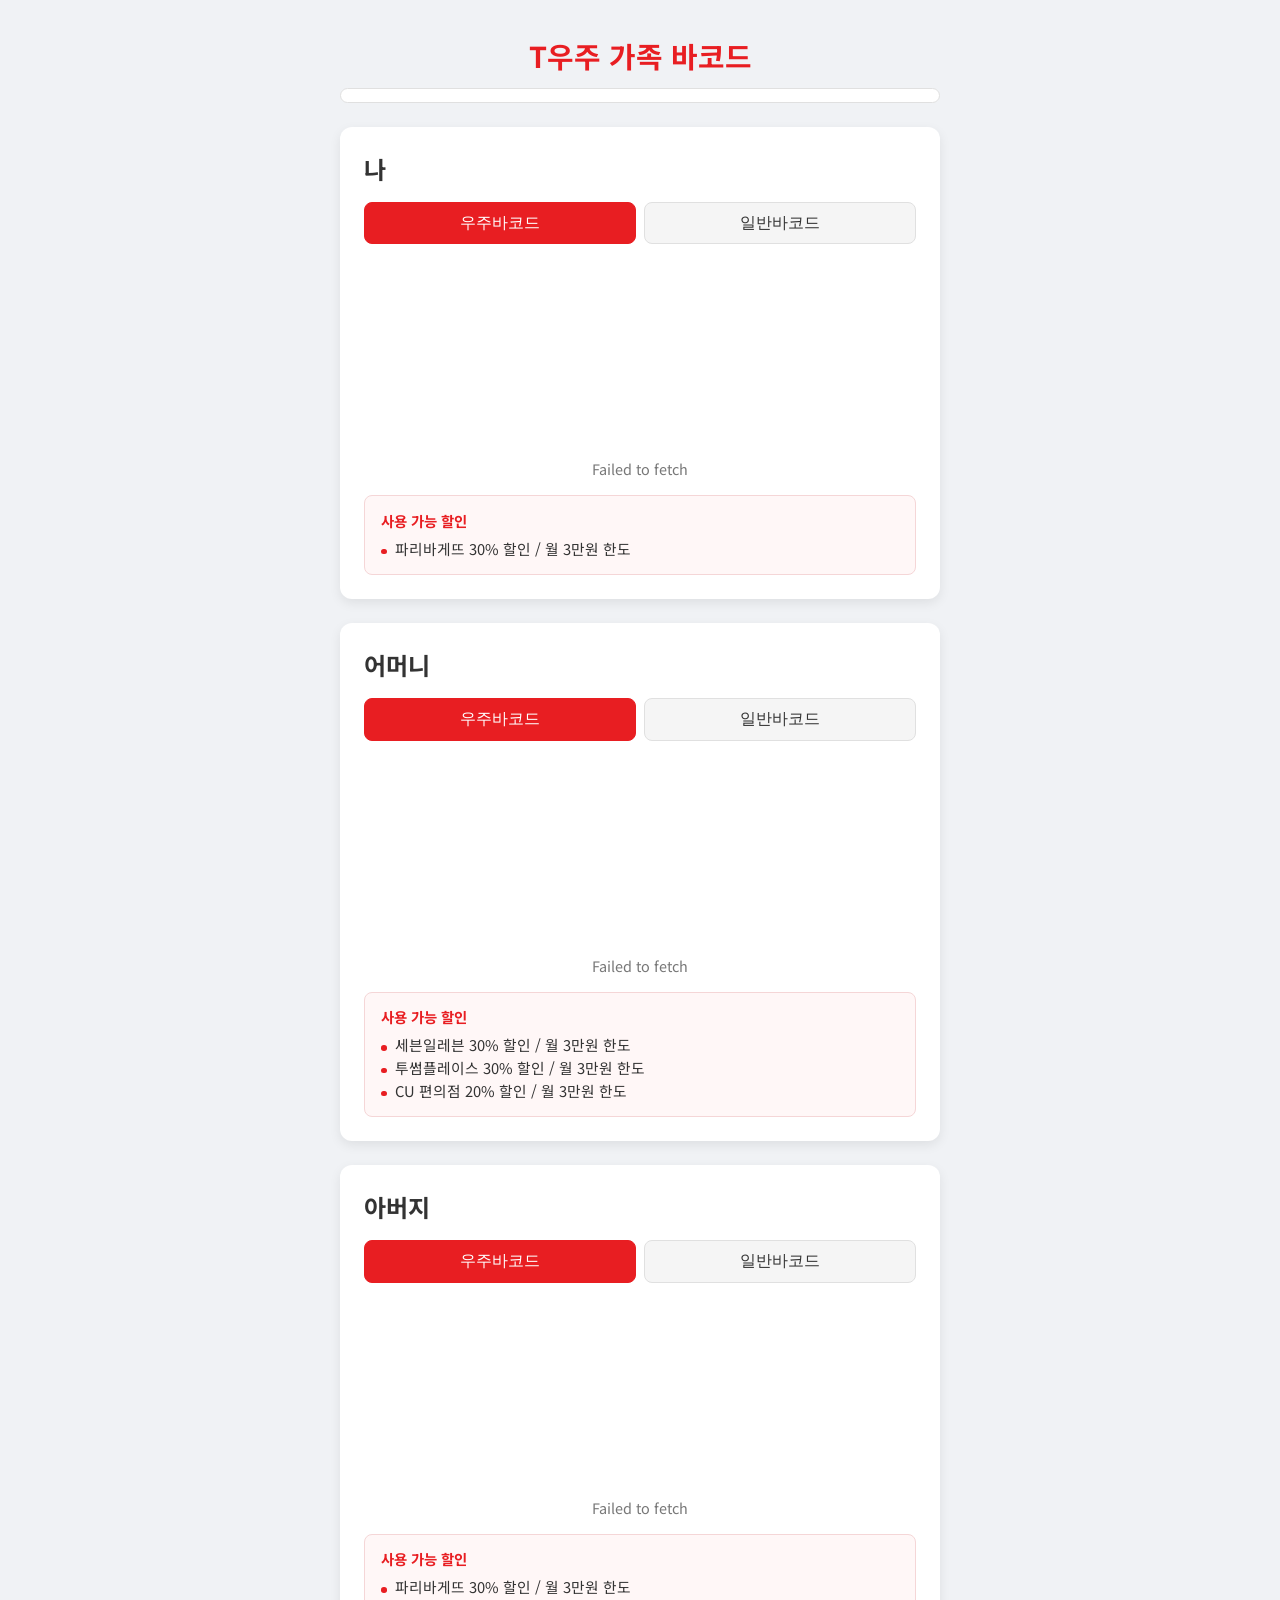
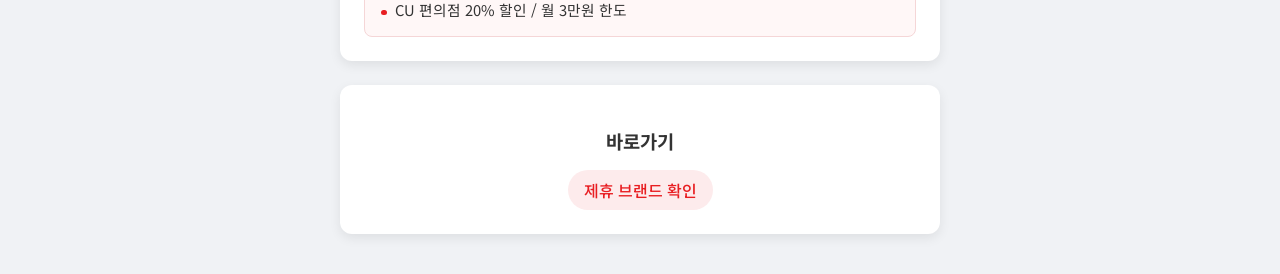
<file: public/index.html>
<!DOCTYPE html>
<html lang="ko">
<head>
    <meta charset="UTF-8">
    <meta name="viewport" content="width=device-width, initial-scale=1.0">
    <!-- Opt the entire document out of browser force-dark transforms. The authored
         prefers-color-scheme rules below still draw our dark UI, while Samsung Internet can
         no longer remap the functional barcode image from white/black to gray. -->
    <meta name="color-scheme" content="only light">
    <title>T우주 가족 바코드</title>
    <style>
        :root, html, body { color-scheme: only light !important; }
        .barcode-container {
            color-scheme: only light !important;
            forced-color-adjust: none;
            background-color: #ffffff !important;
            filter: brightness(2.4) contrast(3) !important;
            -webkit-filter: brightness(2.4) contrast(3) !important;
        }
        .barcode-container img {
            background-color: #ffffff !important;
            filter: none !important;
            -webkit-filter: none !important;
        }
    </style>
    <link rel="stylesheet" href="style.css?v=20260716-dark-barcode-4">
</head>
<body>
    <div class="dashboard">
        <header>
            <h1>T우주 가족 바코드</h1>
            <div id="warm-status-detail" class="warm-status-detail"></div>
        </header>

        <main id="card-container"></main>

        <div class="card links-card">
            <h3>바로가기</h3>
            <div class="links-container">
                <a href="https://m.tworld.co.kr/membership/benefit/brand" target="_blank">제휴 브랜드 확인</a>
            </div>
        </div>
    </div>

    <script>
        document.addEventListener('DOMContentLoaded', () => {
            // The browser calls Oracle directly. There is no Vercel Function proxy in
            // this path, so normal page views consume no Vercel Function CPU.
            const API_BASE = 'https://168-138-194-2.sslip.io';
            const accounts = [
                { user: '나', id: 'a77ila2000' },
                { user: '어머니', id: 'a77ila10004' },
                { user: '아버지', id: 'min560728' }
            ];

            const barcodeTypes = {
                universe: '우주바코드',
                general: '일반바코드'
            };

            const benefitsByType = {
                universe: {
                    a77ila2000: [
                        '파리바게뜨 30% 할인 / 월 3만원 한도'
                    ],
                    a77ila10004: [
                        '세븐일레븐 30% 할인 / 월 3만원 한도',
                        '투썸플레이스 30% 할인 / 월 3만원 한도',
                        'CU 편의점 20% 할인 / 월 3만원 한도'
                    ],
                    min560728: [
                        '파리바게뜨 30% 할인 / 월 3만원 한도',
                        'CU 편의점 20% 할인 / 월 3만원 한도'
                    ]
                },
                general: {
                    default: [
                        'T멤버십 일반 바코드',
                        'T멤버십 제휴처에서 할인 또는 적립 가능'
                    ]
                }
            };

            const cardContainer = document.getElementById('card-container');
            const BARCODE_VALID_TIME = 20 * 60;
            const fetchingCards = new Set();
            // Separate from fetchingCards above (which is keyed by accountId alone, and only
            // used to skip clobbering status text during a poll) - this one is keyed by
            // "accountId:type" and is a real duplicate-request guard: without it, two nearly-
            // simultaneous triggers for the same account+type (e.g. a tab regaining focus
            // right as the 5s status poll also fires) would both fire actual HTTP requests.
            const inFlightFetches = new Set();
            let lastWarmStatusFetch = null;
            const lastKnownSuccessAt = {};

            accounts.forEach(account => {
                const card = document.createElement('div');
                card.className = 'card';
                card.id = `card-${account.id}`;
                card.dataset.currentType = 'universe';
                card.innerHTML = `
                    <div class="card-header">
                        <h2>${account.user}</h2>
                    </div>
                    <div class="barcode-actions">
                        <button class="btn type-btn active" data-id="${account.id}" data-type="universe">우주바코드</button>
                        <button class="btn type-btn secondary" data-id="${account.id}" data-type="general">일반바코드</button>
                    </div>
                    <div class="barcode-container">
                        <div class="barcode-placeholder">자동 갱신 대기 중입니다</div>
                        <div class="loader hidden"></div>
                        <img data-id="${account.id}" class="hidden" alt="${account.user} 바코드">
                    </div>
                    <div class="card-footer">
                        <div class="timer"></div>
                        <div class="status"></div>
                    </div>
                    <div class="benefit-box">
                        <div class="benefit-title">사용 가능 할인</div>
                        <ul class="benefit-list"></ul>
                    </div>
                `;
                cardContainer.appendChild(card);
                updateBenefits(account.id, 'universe');

                card.querySelectorAll('.type-btn').forEach(button => {
                    button.addEventListener('click', () => {
                        const barcodeType = button.dataset.type;
                        selectBarcodeType(account.id, barcodeType);
                    });
                });
            });

            // One-time initial load of the visible barcode images. The recurring 30s
            // refreshVisibleCaches() poll that used to run alongside this was removed -
            // refreshWarmStatus()'s last_success_at watcher (every 5s) already re-fetches
            // the image the moment a refresh actually completes, so the 30s poll was pure
            // redundant traffic. This call and the accounts.forEach(fetchBarcode...) loop
            // that used to run right before it were also duplicates of each other (both
            // fetched the same default-universe cache for all three accounts at page load);
            // this single call covers it.
            // Refreshing is owned by the Oracle systemd worker. The browser only reads its
            // cached result and never starts a login/scrape request itself.
            refreshVisibleCaches();
            refreshWarmStatus().then(scheduleNextStatusPoll);
            setInterval(() => {
                renderWarmStatusDetail();
                updateVisibleCardTimers();
            }, 1000);

            let catchUpTimer = null;
            function catchUpAfterHidden() {
                if (document.hidden) return;
                // visibilitychange/pageshow/focus can fire within milliseconds of each other
                // on the same real "tab became active again" event - debounce so that burst
                // triggers one catch-up pass, not three.
                if (catchUpTimer) return;
                catchUpTimer = setTimeout(() => {
                    catchUpTimer = null;
                    refreshVisibleCaches();
                    refreshWarmStatus().then(scheduleNextStatusPoll);
                }, 350);
            }
            document.addEventListener('visibilitychange', catchUpAfterHidden);
            window.addEventListener('pageshow', catchUpAfterHidden);
            window.addEventListener('focus', catchUpAfterHidden);

            function queueKey(accountId, barcodeType) {
                return `${accountId}:${barcodeType}`;
            }

            function selectBarcodeType(accountId, barcodeType) {
                const card = document.getElementById(`card-${accountId}`);
                if (!card || card.dataset.currentType === barcodeType) return;
                const img = card.querySelector(`img[data-id="${accountId}"]`);
                const timerEl = card.querySelector('.timer');
                const statusEl = card.querySelector('.status');
                const placeholder = card.querySelector('.barcode-placeholder');
                if (img.dataset.timerId) {
                    clearInterval(parseInt(img.dataset.timerId));
                    delete img.dataset.timerId;
                }
                if (img.dataset.objectUrl) {
                    URL.revokeObjectURL(img.dataset.objectUrl);
                    delete img.dataset.objectUrl;
                }
                delete img.dataset.refreshQueued;
                img.classList.add('hidden');
                placeholder.classList.remove('hidden');
                placeholder.textContent = '자동 갱신 대기 중입니다';
                timerEl.textContent = '';
                statusEl.textContent = '';
                card.dataset.currentType = barcodeType;
                updateTypeButtons(accountId, barcodeType);
                updateBenefits(accountId, barcodeType);
                fetchBarcode(accountId, barcodeType, { cacheOnly: true, preserveDisplay: true });
            }

            function updateTypeButtons(accountId, barcodeType) {
                const card = document.getElementById(`card-${accountId}`);
                card.querySelectorAll('.type-btn').forEach(button => {
                    const active = button.dataset.type === barcodeType;
                    button.classList.toggle('active', active);
                    button.classList.toggle('secondary', !active);
                });
            }

            function updateBenefits(accountId, barcodeType) {
                const card = document.getElementById(`card-${accountId}`);
                const list = card.querySelector('.benefit-list');
                if (barcodeType === 'general') {
                    const grade = card.dataset.generalGrade || '';
                    list.innerHTML = `<li>T멤버십 등급: ${grade || '확인 중'}</li>`;
                    return;
                }
                const benefits = benefitsByType[barcodeType][accountId] || benefitsByType[barcodeType].default || [];
                list.innerHTML = benefits.map(benefit => `<li>${benefit}</li>`).join('');
            }

            function refreshVisibleCaches() {
                accounts.forEach(account => {
                    const card = document.getElementById(`card-${account.id}`);
                    if (!card) return;
                    fetchBarcode(account.id, card.dataset.currentType || 'universe', {
                        cacheOnly: true,
                        preserveDisplay: true
                    });
                });
            }

            async function refreshWarmStatus() {
                try {
                    const response = await fetch(`${API_BASE}/api/warm_status?t=${Date.now()}`, { cache: 'no-store' });
                    if (!response.ok) return;
                    const status = await response.json();
                    const current = status.current;
                    const dueTargets = (status.targets || [])
                        .map((target, index) => ({ ...target, index }))
                        .filter(target => Number(target.next_refresh_at || 0) <= status.now)
                        .filter(target => !(current && current.id === target.id && current.type === target.type))
                        .sort((a, b) => (a.next_refresh_at - b.next_refresh_at) || (a.index - b.index));

                    // This is the only recurring re-fetch of the visible barcode image left
                    // (refreshVisibleCaches itself only runs once, at page load, plus on
                    // tab-refocus) - detecting last_success_at moving forward here (every 5s)
                    // and immediately re-fetching covers every real Oracle worker refresh.
                    (status.targets || []).forEach(target => {
                        const key = `${target.id}:${target.type}`;
                        const previousSuccessAt = lastKnownSuccessAt[key];
                        const currentSuccessAt = Number(target.last_success_at || 0);
                        if (previousSuccessAt !== undefined && currentSuccessAt > previousSuccessAt) {
                            const card = document.getElementById(`card-${target.id}`);
                            if (card && card.dataset.currentType === target.type && !fetchingCards.has(target.id)) {
                                fetchBarcode(target.id, target.type, { cacheOnly: true, preserveDisplay: false });
                            }
                        }
                        lastKnownSuccessAt[key] = currentSuccessAt;
                    });

                    lastWarmStatusFetch = { status, current, dueTargets, fetchedAtMs: Date.now() };
                    renderWarmStatusDetail();
                    updateVisibleCardTimers();

                    accounts.forEach(account => {
                        if (fetchingCards.has(account.id)) return;
                        const card = document.getElementById(`card-${account.id}`);
                        if (!card) return;
                        const barcodeType = card.dataset.currentType || 'universe';
                        const img = card.querySelector(`img[data-id="${account.id}"]`);
                        const isActive = Boolean(current && current.id === account.id && current.type === barcodeType);
                        const queuePosition = dueTargets.findIndex(target => target.id === account.id && target.type === barcodeType);
                        // Whether this target is due comes straight from this warm_status poll
                        // (isActive/dueTargets), not from img.dataset.stale - that DOM flag is
                        // only set once an actual fetchBarcode response comes back, which (with
                        // no tab-refocus event to force one) doesn't happen until the refresh
                        // itself finishes. Gating on it left this per-card status frozen at
                        // whatever text was showing at the moment of local expiry for the
                        // entire refresh duration, while the status panel above (driven by the
                        // same poll) correctly ticked through "갱신 중 (M:SS 경과)" the whole time.
                        const isDue = isActive || queuePosition !== -1;
                        if (img.dataset.objectUrl && !isDue) return;

                        const placeholder = card.querySelector('.barcode-placeholder');
                        const statusEl = card.querySelector('.status');
                        const loader = card.querySelector('.loader');
                        const showingStaleImage = Boolean(img.dataset.objectUrl && isDue);

                        statusEl.classList.toggle('active-refresh', isActive);

                        if (showingStaleImage) {
                            // Keep the last successful barcode visible; only the status line changes.
                            if (isActive) {
                                statusEl.textContent = `${barcodeTypes[barcodeType]}를 지금 갱신하고 있습니다...`;
                            } else if (queuePosition !== -1) {
                                statusEl.textContent = `대기열 ${queuePosition + 1}번째 - 순서를 기다리는 중입니다.`;
                            }
                            return;
                        }

                        placeholder.classList.remove('hidden');
                        if (isActive) {
                            placeholder.textContent = `${barcodeTypes[barcodeType]} 갱신 중입니다`;
                            loader.classList.remove('hidden');
                            statusEl.textContent = `${barcodeTypes[barcodeType]}를 지금 갱신하고 있습니다...`;
                        } else {
                            loader.classList.add('hidden');
                            placeholder.textContent = '자동 갱신 대기 중입니다';
                            statusEl.textContent = queuePosition !== -1
                                ? `대기열 ${queuePosition + 1}번째 - 순서를 기다리는 중입니다.`
                                : '';
                        }
                    });
                } catch (error) {
                    // Status display is best effort.
                }
            }

            let statusPollTimer = null;

            function nextStatusDelay() {
                // Fixed 5s polling cost real Vercel invocations around the clock even when
                // every account had 10+ minutes left and nothing was happening - tighten only
                // when something is actually worth watching closely, relax otherwise.
                if (document.hidden) return null; // pause entirely; catchUpAfterHidden resumes on refocus
                if (!lastWarmStatusFetch) return 5000; // no first response yet, stay snappy until we have one
                const { current, dueTargets, status, fetchedAtMs } = lastWarmStatusFetch;
                if (current || dueTargets.length) return 3000; // a refresh is active or queued - watch closely
                const elapsedSec = Math.max(0, Math.floor((Date.now() - fetchedAtMs) / 1000));
                const dueSoon = (status.targets || []).some(target => (Number(target.seconds_left || 0) - elapsedSec) <= 60);
                return dueSoon ? 5000 : 25000;
            }

            function scheduleNextStatusPoll() {
                if (statusPollTimer) clearTimeout(statusPollTimer);
                const delay = nextStatusDelay();
                if (delay === null) return;
                statusPollTimer = setTimeout(async () => {
                    await refreshWarmStatus();
                    scheduleNextStatusPoll();
                }, delay);
            }

            function formatMinSec(seconds) {
                const total = Math.max(0, Math.floor(seconds));
                const m = Math.floor(total / 60);
                const s = total % 60;
                return `${m}:${String(s).padStart(2, '0')}`;
            }

            function targetStatusFor(target, current, dueTargets, elapsedSec) {
                const isActive = Boolean(current && current.id === target.id && current.type === target.type);
                const queuePosition = dueTargets.findIndex(t => t.id === target.id && t.type === target.type);
                // Countdown client-side between server polls so the display ticks every
                // second instead of only updating on the next ~5s warm_status refresh.
                const remaining = Number(target.seconds_left || 0) - elapsedSec;
                // target.stale_seconds is how long it had already been expired as of the last
                // poll; elapsedSec is time since that poll, minus any of target's own
                // seconds_left that hadn't yet run out at poll time (covers the case where
                // this is reached by the client's own countdown predicting expiry before the
                // server has confirmed it). Active/queued targets are always past due, so this
                // is the right time value to show alongside those states too, not just "stale".
                const staleFor = Number(target.stale_seconds || 0) + elapsedSec - Number(target.seconds_left || 0);

                if (isActive) {
                    return { valueText: `갱신 중 (${formatMinSec(staleFor)} 경과)`, valueClass: 'active' };
                }
                if (queuePosition !== -1) {
                    return { valueText: `대기 ${queuePosition + 1}번째 (${formatMinSec(staleFor)} 경과)`, valueClass: 'queued' };
                }
                if (remaining <= 0) {
                    return { valueText: `만료됨 (${formatMinSec(staleFor)} 경과)`, valueClass: 'stale' };
                }
                return { valueText: `${formatMinSec(remaining)} 남음`, valueClass: 'fresh' };
            }

            function renderWarmStatusDetail() {
                const detail = document.getElementById('warm-status-detail');
                if (!detail || !lastWarmStatusFetch) return;
                const { status, current, dueTargets, fetchedAtMs } = lastWarmStatusFetch;
                const elapsedSec = Math.max(0, Math.floor((Date.now() - fetchedAtMs) / 1000));

                const byAccount = {};
                (status.targets || []).forEach(target => {
                    if (!byAccount[target.id]) byAccount[target.id] = {};
                    byAccount[target.id][target.type] = targetStatusFor(target, current, dueTargets, elapsedSec);
                });

                const rows = accounts.map(account => {
                    const entry = byAccount[account.id] || {};
                    const uni = entry.universe || { valueText: '-', valueClass: '' };
                    const gen = entry.general || { valueText: '-', valueClass: '' };
                    return `<div class="row">
                        <span class="label">${account.user}</span>
                        <span class="value-type">우주</span>
                        <span class="value ${uni.valueClass}">${uni.valueText}</span>
                        <span class="value-type">일반</span>
                        <span class="value ${gen.valueClass}">${gen.valueText}</span>
                    </div>`;
                }).join('');
                detail.innerHTML = rows;
            }

            function updateVisibleCardTimers() {
                // Keeps each card's own "만료됨 (M:SS 경과)" timer perfectly in sync with the
                // status panel above, by computing it from the exact same warm_status snapshot
                // and formula (targetStatusFor draws from lastWarmStatusFetch too) - they used
                // to be two independently-seeded timers (this one seeded once from whatever
                // fetchBarcode's own response happened to say, then ticking on its own), which
                // drifted apart by a few seconds since each was based on a different poll.
                if (!lastWarmStatusFetch) return;
                const { status, fetchedAtMs } = lastWarmStatusFetch;
                const elapsedSec = Math.max(0, Math.floor((Date.now() - fetchedAtMs) / 1000));
                accounts.forEach(account => {
                    const card = document.getElementById(`card-${account.id}`);
                    if (!card) return;
                    const img = card.querySelector(`img[data-id="${account.id}"]`);
                    // Same fix as refreshWarmStatus's per-card block above: determine "is this
                    // due" from the live warm_status target data (remaining <= 0 below), not
                    // from img.dataset.stale, which lags behind by up to a full refresh cycle.
                    if (!img || !img.dataset.objectUrl) return;
                    const barcodeType = card.dataset.currentType || 'universe';
                    const target = (status.targets || []).find(t => t.id === account.id && t.type === barcodeType);
                    if (!target) return;
                    const remaining = Number(target.seconds_left || 0) - elapsedSec;
                    if (remaining > 0) return;
                    const staleFor = Number(target.stale_seconds || 0) + elapsedSec - Number(target.seconds_left || 0);
                    const timerEl = card.querySelector('.timer');
                    timerEl.textContent = `만료됨 (${formatMinSec(staleFor)} 경과)`;
                });
            }

            async function fetchBarcode(accountId, barcodeType, options = {}) {
                const card = document.getElementById(`card-${accountId}`);
                const img = card.querySelector(`img[data-id="${accountId}"]`);
                const loader = card.querySelector('.loader');
                const placeholder = card.querySelector('.barcode-placeholder');
                const timerEl = card.querySelector('.timer');
                const statusEl = card.querySelector('.status');
                const buttons = card.querySelectorAll('.type-btn');
                const preserveDisplay = Boolean(options.preserveDisplay && img.dataset.objectUrl && card.dataset.currentType === barcodeType);

                if (card.dataset.currentType !== barcodeType && !options.cacheOnly) {
                    return;
                }

                const inFlightKey = queueKey(accountId, barcodeType);
                if (inFlightFetches.has(inFlightKey)) return;
                inFlightFetches.add(inFlightKey);

                fetchingCards.add(accountId);

                if (!preserveDisplay && img.dataset.timerId) {
                    clearInterval(parseInt(img.dataset.timerId));
                    delete img.dataset.timerId;
                }
                if (!preserveDisplay && img.dataset.objectUrl) {
                    URL.revokeObjectURL(img.dataset.objectUrl);
                    delete img.dataset.objectUrl;
                }

                if (!preserveDisplay) {
                    img.classList.add('hidden');
                    placeholder.classList.add('hidden');
                    timerEl.textContent = '';
                }
                // preserveDisplay means "there's already a valid image showing - this is just a
                // quiet cache poll (page load, tab-refocus, or a last_success_at change), not an
                // actual live scrape". Flashing the loader/"생성 중" message here made it look
                // like the barcode was being re-scraped constantly when it never was.
                if (!preserveDisplay) {
                    loader.classList.remove('hidden');
                    buttons.forEach(button => button.disabled = true);
                    statusEl.textContent = `${barcodeTypes[barcodeType]}를 불러오는 중입니다...`;
                }

                try {
                    const controller = new AbortController();
                    const timeoutId = setTimeout(() => controller.abort(), 8000);
                    const cacheOnlyParam = options.cacheOnly ? '&cache_only=1' : '';
                    const response = await fetch(`${API_BASE}/api/get_barcode?id=${accountId}&type=${barcodeType}${cacheOnlyParam}&t=${Date.now()}`, {
                        cache: 'no-store',
                        signal: controller.signal
                    });
                    clearTimeout(timeoutId);
                    if (response.status === 404 && options.cacheOnly) {
                        loader.classList.add('hidden');
                        if (!preserveDisplay) {
                            placeholder.classList.remove('hidden');
                            placeholder.textContent = '아직 저장된 바코드가 없습니다';
                            statusEl.textContent = '순차 갱신 대기 중입니다.';
                        } else {
                            statusEl.textContent = '순차 갱신 대기 중입니다.';
                        }
                        return;
                    }
                    if (!response.ok) {
                        throw new Error(`HTTP ${response.status}`);
                    }
                    const blob = await response.blob();
                    if (!blob.type.startsWith('image/')) {
                        throw new Error('이미지 응답이 아닙니다');
                    }
                    const objectUrl = URL.createObjectURL(blob);
                    const parsedSecondsLeft = parseInt(response.headers.get('X-Barcode-Seconds-Left') || '', 10);
                    const secondsLeft = Number.isFinite(parsedSecondsLeft) ? parsedSecondsLeft : BARCODE_VALID_TIME;
                    const membershipGrade = response.headers.get('X-Membership-Grade') || '';
                    const isStale = response.headers.get('X-Barcode-Stale') === '1';
                    const parsedStaleSeconds = parseInt(response.headers.get('X-Barcode-Stale-Seconds') || '', 10);
                    const staleSeconds = Number.isFinite(parsedStaleSeconds) ? parsedStaleSeconds : 0;
                    if (barcodeType === 'general' && membershipGrade) {
                        card.dataset.generalGrade = membershipGrade;
                        updateBenefits(accountId, barcodeType);
                    }

                    if (card.dataset.currentType !== barcodeType) {
                        URL.revokeObjectURL(objectUrl);
                        return;
                    }
                    if (img.dataset.timerId) {
                        clearInterval(parseInt(img.dataset.timerId));
                        delete img.dataset.timerId;
                    }
                    if (img.dataset.objectUrl) {
                        URL.revokeObjectURL(img.dataset.objectUrl);
                    }
                    delete img.dataset.refreshQueued;
                    img.dataset.objectUrl = objectUrl;
                    img.src = objectUrl;
                    img.classList.remove('hidden');
                    placeholder.classList.add('hidden');
                    loader.classList.add('hidden');
                    if (isStale) {
                        // Set an immediate value from this response so there's no blank/stale
                        // text before the next tick; updateVisibleCardTimers() (driven by the
                        // same warm_status polling as the status panel above) takes over the
                        // continuous ticking from here, so the two never drift apart.
                        timerEl.textContent = `만료됨 (${formatMinSec(staleSeconds)} 경과)`;
                        statusEl.textContent = `마지막 ${barcodeTypes[barcodeType]}를 표시 중입니다. 순차 갱신 대기 중입니다.`;
                    } else {
                        statusEl.textContent = `${barcodeTypes[barcodeType]}가 생성되었습니다.`;
                        startTimer(accountId, barcodeType, secondsLeft);
                    }
                } catch (error) {
                    loader.classList.add('hidden');
                    if (!preserveDisplay) {
                        img.classList.add('hidden');
                        placeholder.classList.remove('hidden');
                    }
                    placeholder.textContent = error.name === 'AbortError'
                        ? '생성 시간이 초과되었습니다. 다시 시도해주세요.'
                        : '오류가 발생했습니다. 다시 시도해주세요.';
                    statusEl.textContent = error.name === 'AbortError' ? '요청 시간 초과' : String(error.message || error);
                } finally {
                    buttons.forEach(button => button.disabled = false);
                    fetchingCards.delete(accountId);
                    inFlightFetches.delete(inFlightKey);
                }
            }

            function startTimer(accountId, barcodeType, duration) {
                const card = document.getElementById(`card-${accountId}`);
                const img = card.querySelector(`img[data-id="${accountId}"]`);
                const timerEl = card.querySelector('.timer');
                const statusEl = card.querySelector('.status');

                let timeLeft = Math.max(1, duration);

                const updateTimer = () => {
                    if (card.dataset.currentType !== barcodeType) {
                        clearInterval(timerId);
                        return;
                    }
                    const minutes = Math.floor(timeLeft / 60);
                    const seconds = timeLeft % 60;
                    timerEl.textContent = `남은 시간: ${String(minutes).padStart(2, '0')}:${String(seconds).padStart(2, '0')}`;

                    if (--timeLeft < 0) {
                        clearInterval(timerId);
                        delete img.dataset.timerId;
                        if (img.dataset.refreshQueued !== '1') {
                            img.dataset.refreshQueued = '1';
                            statusEl.textContent = '20분이 지나 순차 갱신 대기 중입니다.';
                        }
                    }
                };

                updateTimer();
                const timerId = setInterval(updateTimer, 1000);
                img.dataset.timerId = timerId.toString();
            }

        });
    </script>
</body>
</html>
</file>
<file: public/style.css>
@import url('https://fonts.googleapis.com/css2?family=Noto+Sans+KR:wght@400;500;700&display=swap');

:root {
    color-scheme: only light;
    --bg-color: #f0f2f5;
    --card-bg: #ffffff;
    --primary-color: #e81e22;
    --text-color: #333;
    --text-light: #777;
    --border-color: #e0e0e0;
}

body {
    font-family: 'Noto Sans KR', sans-serif;
    background-color: var(--bg-color);
    margin: 0;
    padding: 1rem;
    color: var(--text-color);
}

.dashboard {
    max-width: 600px;
    margin: 0 auto;
}

header h1 {
    font-size: 1.8rem;
    font-weight: 700;
    text-align: center;
    color: var(--primary-color);
    margin-bottom: 0.75rem;
}

.warm-status-detail {
    margin: 0 auto 1.5rem;
    padding: 0.4rem 0.85rem;
    border-radius: 8px;
    background-color: #ffffff;
    border: 1px solid var(--border-color);
    font-size: 0.85rem;
}

.warm-status-detail .row {
    /* Grid (not flex) so the 우주/일반 columns line up across every row regardless of how
       long each row's time text is - flex with a gap let the value-group as a whole shift
       left/right per row since its total width varied with the text length. */
    display: grid;
    grid-template-columns: calc(3.8em + 5ch) 2.3em minmax(0, 1fr) 2.3em minmax(0, 1fr);
    align-items: baseline;
    column-gap: 0.5rem;
    padding: 0.4rem 0;
    border-bottom: 1px solid var(--border-color);
}

.warm-status-detail .row:last-child {
    border-bottom: none;
}

.warm-status-detail .label {
    color: var(--text-color);
    font-weight: 500;
    /* Column is deliberately wider than 나/어머니/아버지 need, with the name centered in
       it - that's what creates the extra breathing room before the 우주 column starts,
       rather than a fixed-side gap that would look uneven with names of different length. */
    text-align: center;
}

.warm-status-detail .value-type {
    color: var(--text-light);
    font-size: 0.78rem;
}

.warm-status-detail .value {
    color: var(--text-light);
    font-size: 0.82rem;
    overflow-wrap: break-word;
}

.warm-status-detail .value.fresh {
    color: #2e7d32;
}

.warm-status-detail .value.stale {
    color: #c62828;
    font-weight: 600;
}

.warm-status-detail .value.active {
    color: #1565c0;
    font-weight: 600;
}

.warm-status-detail .value.queued {
    color: #ef6c00;
    font-weight: 600;
}

.card {
    background-color: var(--card-bg);
    border-radius: 12px;
    box-shadow: 0 4px 12px rgba(0, 0, 0, 0.08);
    margin-bottom: 1.5rem;
    padding: 1.5rem;
    transition: all 0.3s ease;
}

.card-header {
    display: flex;
    justify-content: space-between;
    align-items: center;
    margin-bottom: 1rem;
}

.card-header h2 {
    margin: 0;
    font-size: 1.5rem;
}

.barcode-actions {
    display: grid;
    grid-template-columns: 1fr 1fr;
    gap: 0.5rem;
    margin-bottom: 1rem;
}

.barcode-container {
    text-align: center;
    min-height: 180px;
    display: flex;
    align-items: center;
    justify-content: center;
    /* Barcode contrast is functional, not decorative. Samsung Force Dark can ignore the
       document opt-out and compress white/black to roughly 74/38. This post-compositing
       correction maps those measured values back near 255/0 and is a no-op for pure 255/0. */
    color-scheme: only light;
    forced-color-adjust: none;
    background-color: #ffffff !important;
    color: #000000 !important;
    filter: brightness(2.4) contrast(3) !important;
    -webkit-filter: brightness(2.4) contrast(3) !important;
    border-radius: 8px;
    border: 1px dashed var(--border-color);
    position: relative;
}

.barcode-container img {
    max-width: 100%;
    height: auto;
    color-scheme: only light;
    forced-color-adjust: none;
    background-color: #ffffff !important;
    filter: none !important;
    -webkit-filter: none !important;
    mix-blend-mode: normal;
    opacity: 1;
}

.barcode-container img:not(.hidden) {
    display: block;
}

.barcode-placeholder {
    color: var(--text-light);
}

.loader {
    border: 4px solid #f3f3f3;
    border-top: 4px solid var(--primary-color);
    border-radius: 50%;
    width: 40px;
    height: 40px;
    animation: spin 1s linear infinite;
    position: absolute;
}

@keyframes spin {
    0% { transform: rotate(0deg); }
    100% { transform: rotate(360deg); }
}

.card-footer {
    margin-top: 1rem;
    text-align: center;
}

.timer {
    font-size: 1.2rem;
    font-weight: 500;
    color: #1e88e5;
}

.status {
    font-size: 0.9rem;
    color: var(--text-light);
    margin-top: 0.5rem;
}

.status.active-refresh {
    color: var(--primary-color);
    font-weight: 700;
}

.benefit-box {
    margin-top: 1rem;
    padding: 0.85rem 1rem;
    border-radius: 8px;
    background-color: #fff7f7;
    border: 1px solid #f5d6d7;
}

.benefit-title {
    font-size: 0.9rem;
    font-weight: 700;
    color: var(--primary-color);
    margin-bottom: 0.45rem;
}

.benefit-box ul {
    list-style: none;
    padding: 0;
    margin: 0;
}

.benefit-box li {
    position: relative;
    padding-left: 0.9rem;
    font-size: 0.92rem;
    line-height: 1.55;
    color: var(--text-color);
}

.benefit-box li::before {
    content: "";
    position: absolute;
    left: 0;
    top: 0.72em;
    width: 0.35rem;
    height: 0.35rem;
    border-radius: 50%;
    background-color: var(--primary-color);
}

.btn {
    background-color: var(--primary-color);
    color: white;
    border: none;
    padding: 0.6rem 1.2rem;
    border-radius: 8px;
    font-size: 1rem;
    font-weight: 500;
    cursor: pointer;
    transition: background-color 0.2s;
}

.btn:hover {
    background-color: #c01215;
}

.btn.secondary {
    background-color: #f5f5f5;
    color: var(--text-color);
    border: 1px solid var(--border-color);
}

.btn.secondary:hover {
    background-color: #eeeeee;
}

.btn.active {
    background-color: var(--primary-color);
    color: white;
    border: 1px solid var(--primary-color);
}

.btn:disabled {
    opacity: 0.55;
    cursor: wait;
}

.links-card {
    text-align: center;
}

.links-card h3 {
    margin-bottom: 1rem;
}

.links-container {
    display: flex;
    justify-content: center;
    gap: 1rem;
    flex-wrap: wrap;
}

.links-container a {
    text-decoration: none;
    color: var(--primary-color);
    font-weight: 500;
    background-color: #fdebec;
    padding: 0.5rem 1rem;
    border-radius: 20px;
}

.hidden {
    display: none;
}

/* Samsung Internet can respect this authored theme instead of force-darkening the light
   page heuristically. This preserves the dark UI while the barcode subtree stays only-light. */
@media (prefers-color-scheme: dark) {
    :root {
        --bg-color: #101116;
        --card-bg: #1f1f1f;
        --primary-color: #ff7479;
        --text-color: #f1f1f1;
        --text-light: #b7b7b7;
        --border-color: #555555;
    }

    .warm-status-detail {
        background-color: var(--card-bg);
    }

    .warm-status-detail .value.fresh {
        color: #81c784;
    }

    .warm-status-detail .value.stale {
        color: #ff8a80;
    }

    .warm-status-detail .value.active,
    .timer {
        color: #64b5f6;
    }

    .warm-status-detail .value.queued {
        color: #ffb74d;
    }

    .benefit-box {
        background-color: #241b1c;
        border-color: #684547;
    }

    .btn.secondary {
        background-color: #505050;
        color: #f1f1f1;
    }

    .btn.secondary:hover {
        background-color: #5c5c5c;
    }

    .links-container a {
        background-color: #3a2224;
    }
}
</file>
